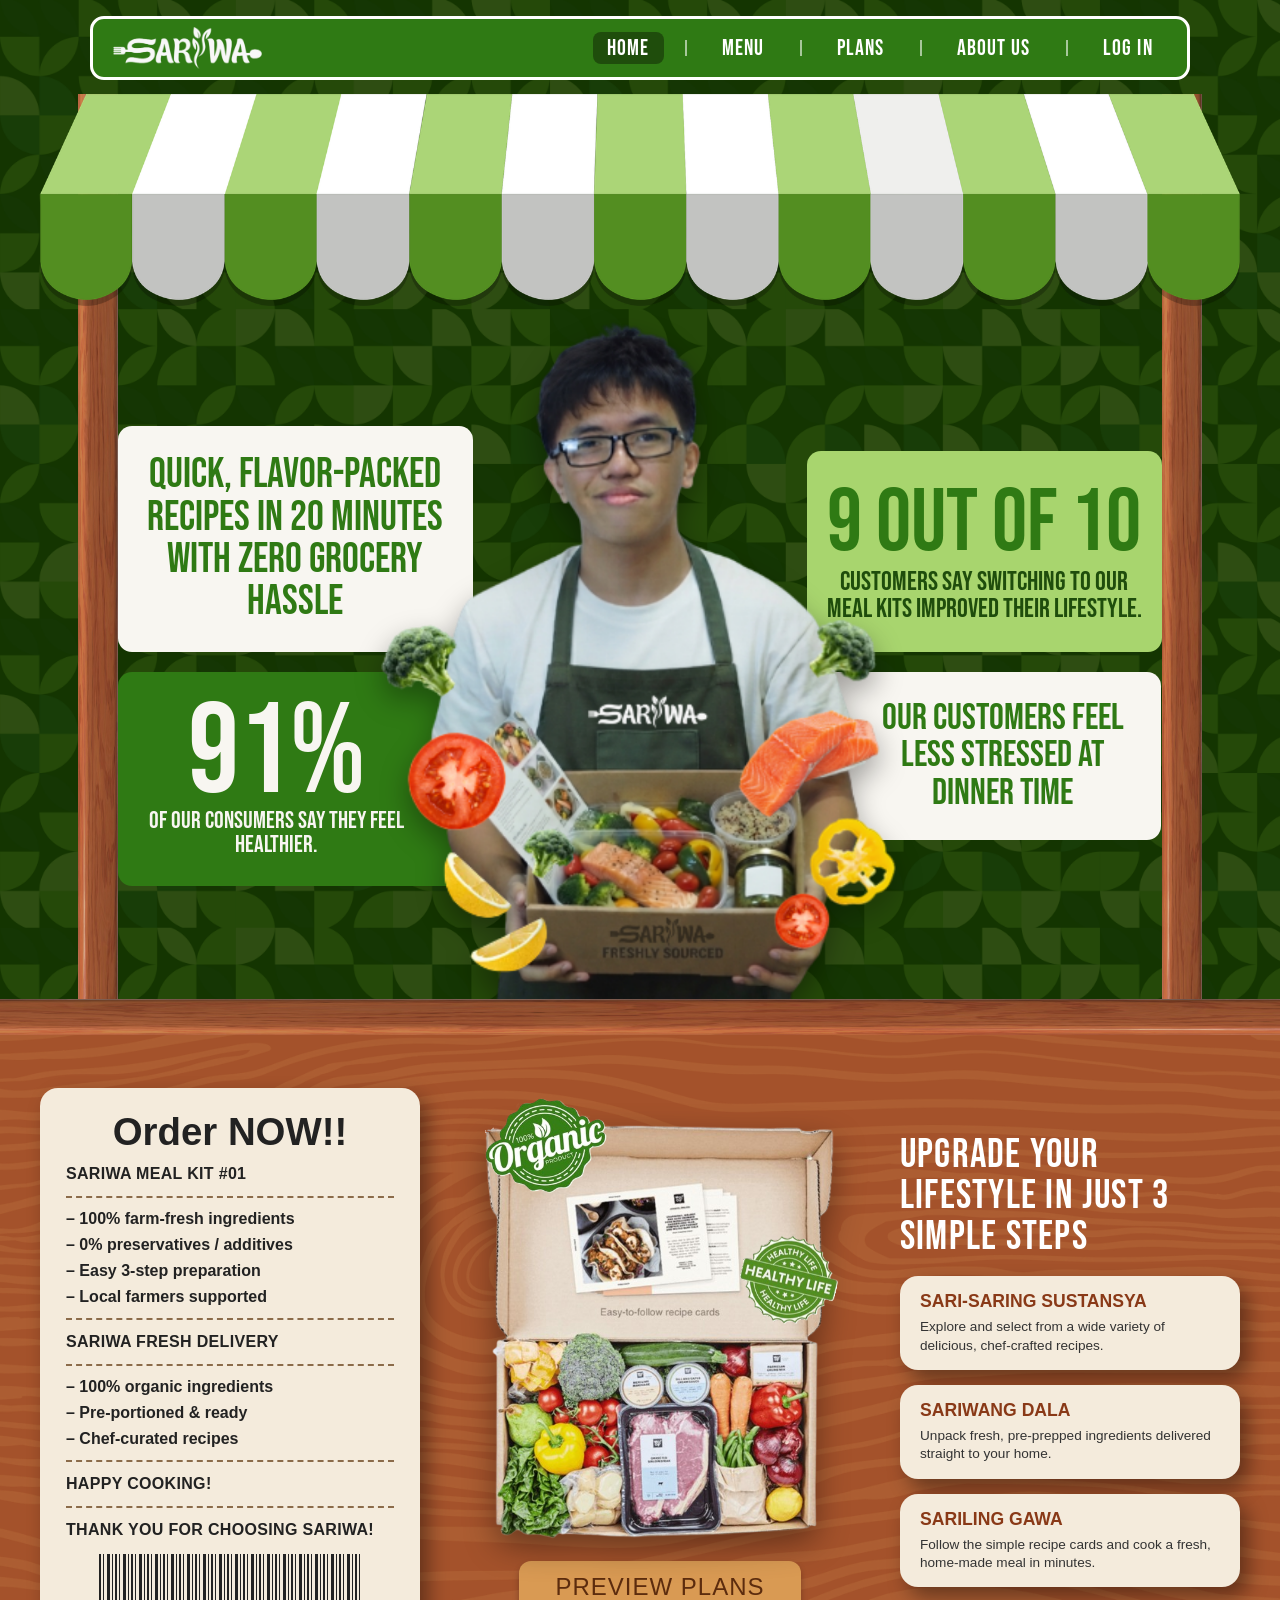
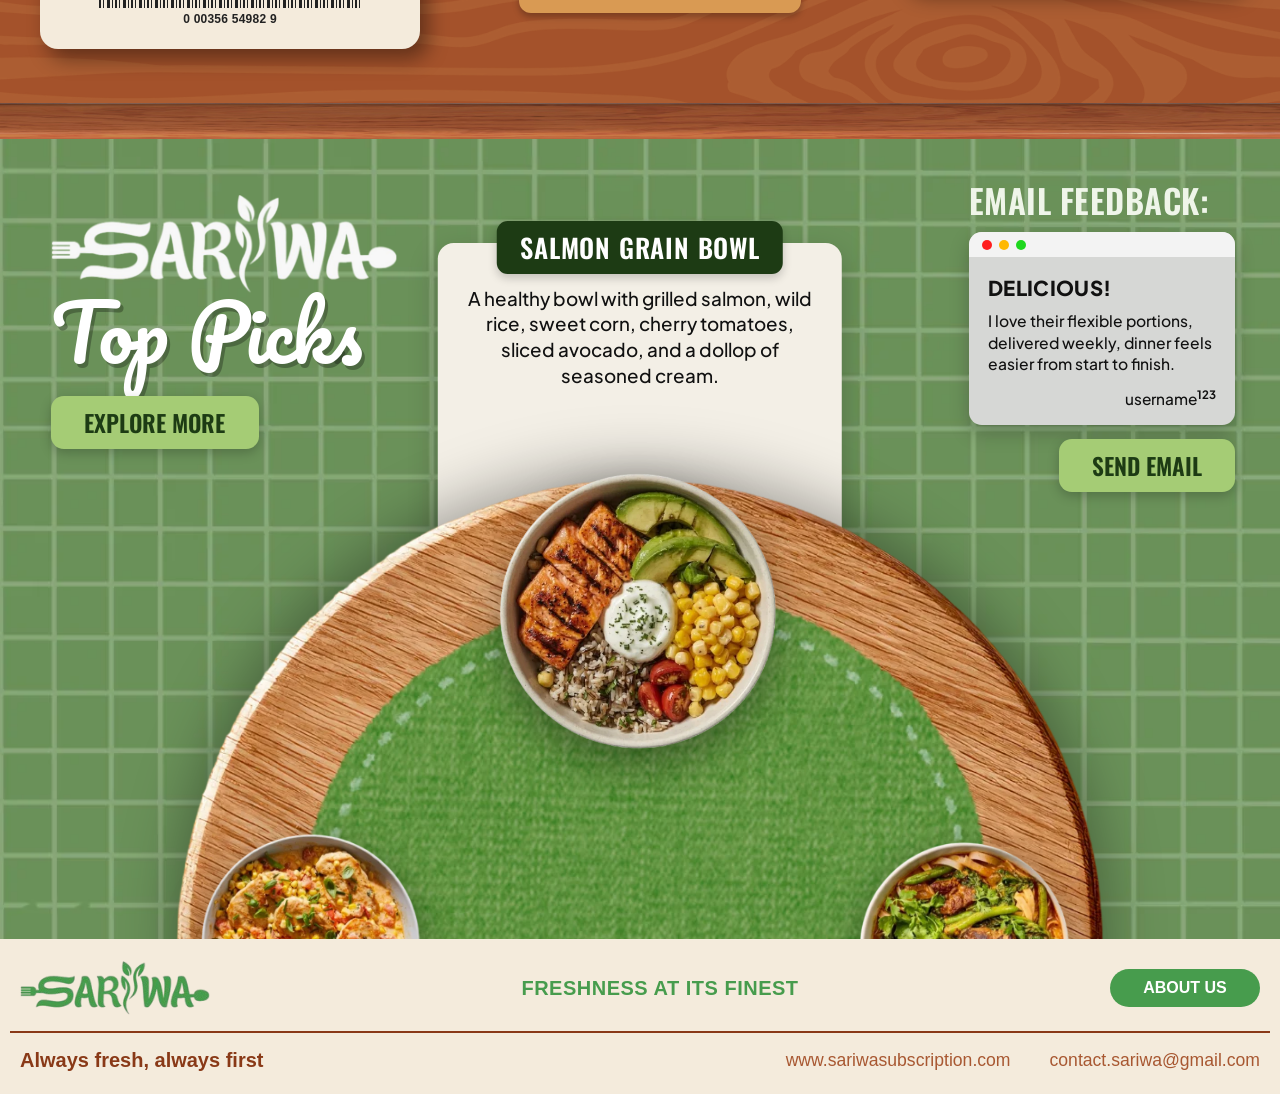
<file: index.html>
<!DOCTYPE html>
<html lang="en">
<head>
  <meta charset="UTF-8">
  <meta name="viewport" content="width=device-width, initial-scale=1">
 <!-- SEO -->
  <title>Sariwa | Meal Kits</title> 
  <!-- Sets the short summary shown underneath your link on Google Search results -->
  <meta name="description" content="Fresh, pre-portioned meal kits delivered to your door. Chef-crafted recipes in 20 minutes."> 
  <!-- Link Preview Thumbnail (Open Graph) -->
  <meta property="og:type" content="website">
  <meta property="og:site_name" content="Sariwa">
  <meta property="og:url" content="https://sariwaa.netlify.app/">
  <meta property="og:title" content="Sariwa | Meal Kits">
  <meta property="og:description" content="Fresh, pre-portioned meal kits delivered to your door. Chef-crafted recipes in 20 minutes.">
  <meta property="og:image" content="https://sariwaa.netlify.app/assets/images/brand/preview.png">
  <meta property="og:image:width" content="1200">
  <meta property="og:image:height" content="630">
  <link rel="icon" href="data:image/svg+xml,%3Csvg xmlns='http://www.w3.org/2000/svg' viewBox='0 0 100 100'%3E%3Crect width='100' height='100' rx='22' fill='%232f7a14'/%3E%3Ctext x='50' y='68' font-size='56' text-anchor='middle' fill='white' font-family='Impact,sans-serif'%3ES%3C/text%3E%3C/svg%3E">
  <link rel="preconnect" href="https://fonts.googleapis.com">
  <link rel="preconnect" href="https://fonts.gstatic.com" crossorigin>
  <link href="https://fonts.googleapis.com/css2?family=Oswald:wght@600&family=Pacifico&family=Plus+Jakarta+Sans:wght@400;500;700;800&display=swap" rel="stylesheet">
  <link rel="stylesheet" href="css/base.css">
  <link rel="stylesheet" href="css/home.css">
  <link rel="stylesheet" href="css/responsive.css">
</head>
<body class="page-home">
  <a class="skip-link" href="#main">Skip to content</a>
  <header>
    <nav class="nav" aria-label="Main">
      <a class="nav-logo" href="index.html"><img src="assets/images/brand/logo-white.png" alt="Sariwa – home" width="150" height="42"></a>
      <ul>
        <li><a href="index.html" aria-current="page">Home</a></li>
        <li><a href="menu.html">Menu</a></li>
        <li><a href="plans.html">Plans</a></li>
        <li><a href="about-us.html">About Us</a></li>
        <li><a href="login.html">Log In</a></li>
      </ul>
    </nav>
  </header>

  <main id="main">
    <div class="tent">
      <img class="post-img left"  src="assets/images/home/post.png" alt="" aria-hidden="true">
      <img class="post-img right" src="assets/images/home/post.png" alt="" aria-hidden="true">
      <img class="roof-img" src="assets/images/home/roof.png" alt="" aria-hidden="true">

      <section class="stage" aria-label="Why Sariwa">
        <div class="card a">Quick, flavor-packed recipes in 20 minutes with zero grocery hassle</div>

        <div class="hero"><img src="assets/images/home/chef.png" alt="A Sariwa chef holding a meal kit box of fresh ingredients" width="766" height="1080"></div>

        <div class="card b"><strong>9 out of 10</strong><span>customers say switching to our meal kits improved their lifestyle.</span></div>
        <div class="card c"><strong>91%</strong><span>of our consumers say they feel healthier.</span></div>
        <div class="card d">Our customers feel less stressed at dinner time</div>
      </section>
    </div>

    <section class="order" aria-labelledby="order-title">
      <div class="order-grid">

        <div class="cream-card kit-sheet">
          <h2 id="order-title">Order NOW!!</h2>
          <p>SARIWA MEAL KIT #01</p>
          <hr>
          <ul>
            <li>100% farm-fresh ingredients</li>
            <li>0% preservatives / additives</li>
            <li>Easy 3-step preparation</li>
            <li>Local farmers supported</li>
          </ul>
          <hr>
          <p>SARIWA FRESH DELIVERY</p>
          <hr>
          <ul>
            <li>100% organic ingredients</li>
            <li>Pre-portioned &amp; ready</li>
            <li>Chef-curated recipes</li>
          </ul>
          <hr>
          <p>HAPPY COOKING!</p>
          <hr>
          <p class="thanks">Thank you for choosing Sariwa!</p>
          <div class="barcode" role="img" aria-label="Barcode"></div>
          <p class="barcode-num" aria-hidden="true">0 00356 54982 9</p>
        </div>

        <div class="kit">
          <img class="badge badge-organic" src="assets/images/home/badge-organic.png" alt="100% organic product" width="194" height="163">
          <img class="kit-img" src="assets/images/home/meal-kit.png" alt="Sariwa meal kit box, opened" width="459" height="544" loading="lazy">
          <img class="badge badge-healthy" src="assets/images/home/badge-healthy.png" alt="Healthy life" width="175" height="149">
          <a class="btn-plans" href="plans.html">PREVIEW PLANS</a>
        </div>

        <div class="steps">
          <h2>Upgrade your lifestyle in just 3 simple steps</h2>
          <div class="cream-card step"><h3>SARI-SARING SUSTANSYA</h3><p>Explore and select from a wide variety of delicious, chef-crafted recipes.</p></div>
          <div class="cream-card step"><h3>SARIWANG DALA</h3><p>Unpack fresh, pre-prepped ingredients delivered straight to your home.</p></div>
          <div class="cream-card step"><h3>SARILING GAWA</h3><p>Follow the simple recipe cards and cook a fresh, home-made meal in minutes.</p></div>
        </div>

      </div>
    </section>
    <!-- TOP PICKS: click the left / right side of the table to rotate the dishes -->
    <section class="picks" aria-labelledby="picks-title">
      <div class="picks-wrap">
        <div class="picks-stage">

          <!-- upper-left branding -->
          <header class="hero-left-section">
            <img class="sariwa-logo" src="assets/images/brand/logo-white.png" alt="Sariwa" width="433" height="144">
            <h2 class="top-picks-title" id="picks-title">Top Picks</h2>
            <a class="btn-explore" href="menu.html">EXPLORE MORE</a>
          </header>

          <!-- upper-right email feedback -->
          <aside class="feedback-section" aria-label="Customer feedback">
            <h3 class="feedback-heading">EMAIL FEEDBACK:</h3>
            <div class="browser-window">
              <div class="browser-header" aria-hidden="true">
                <span class="dot dot-red"></span>
                <span class="dot dot-yellow"></span>
                <span class="dot dot-green"></span>
              </div>
              <div class="feedback-content" id="feedbackCard">
                <h4 class="feedback-title" id="feedbackTitle">DELICIOUS!</h4>
                <p class="feedback-text" id="feedbackText">I love their flexible portions, delivered weekly, dinner feels easier from start to finish.</p>
                <span class="feedback-user" id="feedbackUser">username<sup>123</sup></span>
              </div>
            </div>
            <div class="feedback-btn-wrapper">
              <a href="mailto:contact.sariwa@gmail.com?subject=Sariwa%20feedback" class="btn-explore">SEND EMAIL</a>
            </div>
          </aside>

          <!-- featured dish card + rotating table -->
          <div class="wheel-area">
            <div class="center-stage">
              <div class="dish-card-container">
                <div class="dish-legend-tag">
                  <h3 class="dish-title" id="dishTitle">SALMON GRAIN BOWL</h3>
                </div>
                <div class="dish-info-content" id="dishInfoCard">
                  <p class="dish-description" id="dishDesc">A healthy bowl with grilled salmon, wild rice, sweet corn, cherry tomatoes, sliced avocado, and a dollop of seasoned cream.</p>
                </div>
              </div>
            </div>

            <div class="table-viewport">
              <div class="table-container" id="table">
                <img class="table-bg" src="assets/images/home/picks-table.webp" alt="" width="1028" height="1033">

                <div class="plate plate-0 active"
                     data-name="SALMON GRAIN BOWL"
                     data-desc="A healthy bowl with grilled salmon, wild rice, sweet corn, cherry tomatoes, sliced avocado, and a dollop of seasoned cream."
                     data-fb-title="DELICIOUS!"
                     data-fb-text="I love their flexible portions, delivered weekly, dinner feels easier from start to finish."
                     data-fb-user="username<sup>123</sup>">
                  <img src="assets/images/home/picks-dish1.webp" alt="Salmon grain bowl">
                </div>

                <div class="plate plate-1"
                     data-name="BEEF AND GREENS BOWL"
                     data-desc="Slow-cooked beef served with fresh greens and vegetables in a rich savory glaze."
                     data-fb-title="SO FRESH!"
                     data-fb-text="The ingredients taste like they were harvested this morning. Absolutely love it!"
                     data-fb-user="foodie<sup>456</sup>">
                  <img src="assets/images/home/picks-dish2.webp" alt="Beef and greens bowl">
                </div>

                <div class="plate plate-2"
                     data-name="GARDEN SALAD BOWL"
                     data-desc="A fresh salad with boiled eggs, cherry tomatoes, potatoes, crisp greens, and green beans."
                     data-fb-title="GAME CHANGER!"
                     data-fb-text="Meal prepping used to take hours. Now dinner is ready in minutes with zero stress."
                     data-fb-user="chef<sup>789</sup>">
                  <img src="assets/images/home/picks-dish3.webp" alt="Garden salad bowl">
                </div>

                <div class="plate plate-3"
                     data-name="CREAMY CHICKEN BOWL"
                     data-desc="Grilled chicken breast with steamed broccoli, boiled eggs, and roasted herbs."
                     data-fb-title="HIGHLY RECOMMEND!"
                     data-fb-text="Great balance of flavors and healthy options. My whole family looks forward to every box."
                     data-fb-user="healthynow<sup>321</sup>">
                  <img src="assets/images/home/picks-dish4.webp" alt="Creamy chicken bowl">
                </div>
              </div>
            </div>
          </div>

        </div>
      </div>
    </section>
  </main>

  <footer class="site-footer">
    <div class="footer-row">
      <img class="footer-logo" src="assets/images/brand/logo-green.png" alt="Sariwa" width="190" height="54">
      <p class="footer-tagline">FRESHNESS AT ITS FINEST</p>
      <a class="footer-about" href="about-us.html">ABOUT US</a>
    </div>
    <hr class="footer-rule">
    <div class="footer-row">
      <p class="footer-subtext">Always fresh, always first</p>
      <div class="footer-links">
        <a href="plans.html">www.sariwasubscription.com</a>
        <a href="mailto:contact.sariwa@gmail.com">contact.sariwa@gmail.com</a>
      </div>
    </div>
  </footer>
  <script src="js/toppicks.js"></script>
</body>
</html>
</file>
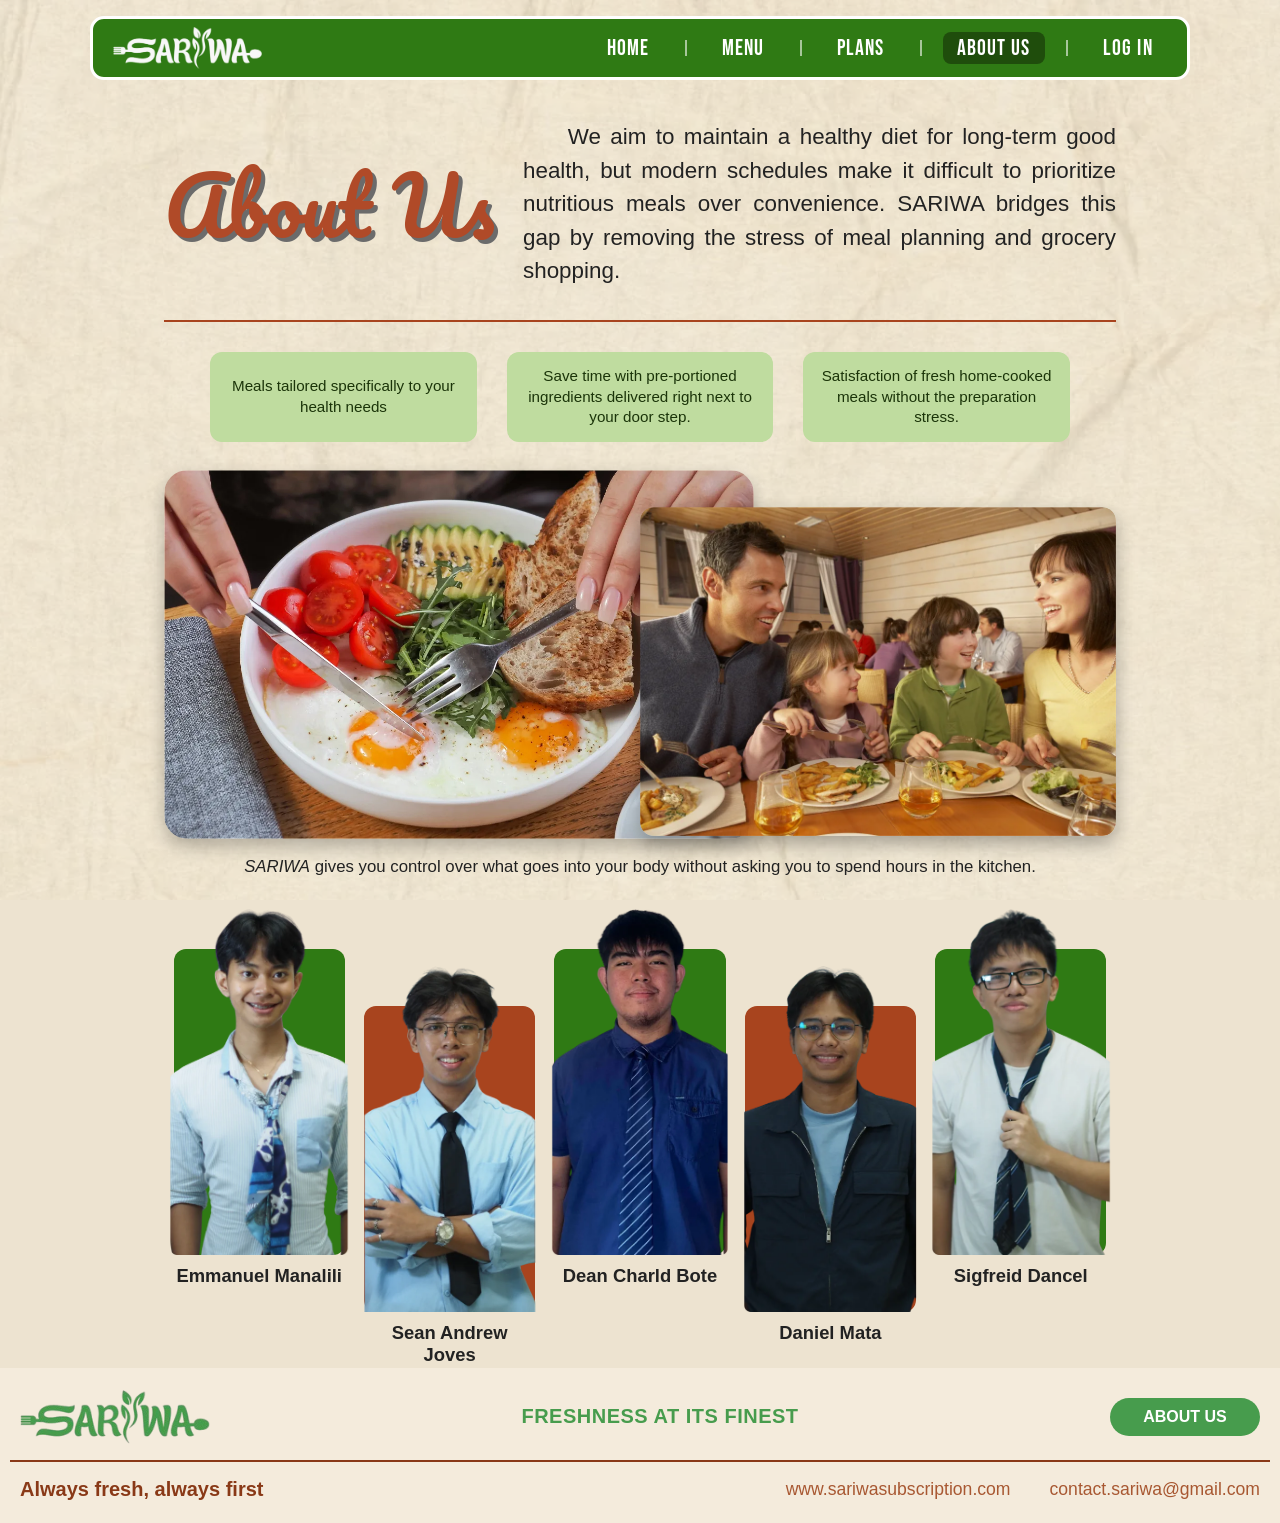
<file: about-us.html>
<!DOCTYPE html>
<html lang="en">
<head>
  <meta charset="UTF-8">
  <meta name="viewport" content="width=device-width, initial-scale=1">
  <title>Sariwa | About Us</title>
  <meta name="description" content="Sariwa removes the stress of meal planning and grocery shopping with fresh, pre-portioned meal kits.">
  <meta name="theme-color" content="#2f7a14">
  <link rel="icon" href="data:image/svg+xml,%3Csvg xmlns='http://www.w3.org/2000/svg' viewBox='0 0 100 100'%3E%3Crect width='100' height='100' rx='22' fill='%232f7a14'/%3E%3Ctext x='50' y='68' font-size='56' text-anchor='middle' fill='white' font-family='Impact,sans-serif'%3ES%3C/text%3E%3C/svg%3E">
  <link rel="preconnect" href="https://fonts.googleapis.com">
  <link rel="preconnect" href="https://fonts.gstatic.com" crossorigin>
  <link href="https://fonts.googleapis.com/css2?family=Pacifico&display=swap" rel="stylesheet">
  <link rel="stylesheet" href="css/base.css">
  <link rel="stylesheet" href="css/about.css">
  <link rel="stylesheet" href="css/responsive.css">
</head>
<body class="page-about">
  <a class="skip-link" href="#main">Skip to content</a>
  <header>
    <nav class="nav" aria-label="Main">
      <a class="nav-logo" href="index.html"><img src="assets/images/brand/logo-white.png" alt="Sariwa – home" width="150" height="42"></a>
      <ul>
        <li><a href="index.html">Home</a></li>
        <li><a href="menu.html">Menu</a></li>
        <li><a href="plans.html">Plans</a></li>
        <li><a href="about-us.html" aria-current="page">About Us</a></li>
        <li><a href="login.html">Log In</a></li>
      </ul>
    </nav>
  </header>

  <main id="main" class="about">
    <section class="intro">
      <h1>About Us</h1>
      <p>We aim to maintain a healthy diet for long-term good health, but modern schedules make it difficult to prioritize nutritious meals over convenience. SARIWA bridges this gap by removing the stress of meal planning and grocery shopping.</p>
    </section>

    <hr>

    <section class="pills">
      <p>Meals tailored specifically to your health needs</p>
      <p>Save time with pre-portioned ingredients delivered right next to your door step.</p>
      <p>Satisfaction of fresh home-cooked meals without the preparation stress.</p>
    </section>

    <section class="collage" aria-label="Photos">
      <img class="food" src="assets/images/about/food.webp" alt="A healthy plated meal" width="1122" height="702">
      <img class="family" src="assets/images/about/family.webp" alt="A family eating together" width="978" height="676" loading="lazy">
    </section>

    <p class="caption"><em>SARIWA</em> gives you control over what goes into your body without asking you to spend hours in the kitchen.</p>

    <ul class="team" aria-label="The Sariwa team">
      <li class="member"><img src="assets/images/about/team-je.webp" alt="Sariwa team member 1" loading="lazy" width="382" height="743">
        <span class="name">Emmanuel Manalili</span></li>
      <li class="member"><img src="assets/images/about/team-sean.webp" alt="Sariwa team member 2" loading="lazy" width="382" height="743">
        <span class="name">Sean Andrew Joves</span></li>
      <li class="member"><img src="assets/images/about/team-dean.webp" alt="Sariwa team member 3" loading="lazy" width="382" height="743">
        <span class="name">Dean Charld Bote</span></li>
      <li class="member"><img src="assets/images/about/team-mata.webp" alt="Sariwa team member 4" loading="lazy" width="382" height="743">
        <span class="name">Daniel Mata</span></li>
      <li class="member"><img src="assets/images/about/team-sig.webp" alt="Sariwa team member 5" loading="lazy" width="382" height="743">
        <span class="name">Sigfreid Dancel</span></li>
    </ul>
  </main>

  <footer class="site-footer">
    <div class="footer-row">
      <img class="footer-logo" src="assets/images/brand/logo-green.png" alt="Sariwa" width="190" height="54">
      <p class="footer-tagline">FRESHNESS AT ITS FINEST</p>
      <a class="footer-about" href="about-us.html">ABOUT US</a>
    </div>
    <hr class="footer-rule">
    <div class="footer-row">
      <p class="footer-subtext">Always fresh, always first</p>
      <div class="footer-links">
        <a href="plans.html">www.sariwasubscription.com</a>
        <a href="mailto:contact.sariwa@gmail.com">contact.sariwa@gmail.com</a>
      </div>
    </div>
  </footer>
</body>
</html>
</file>
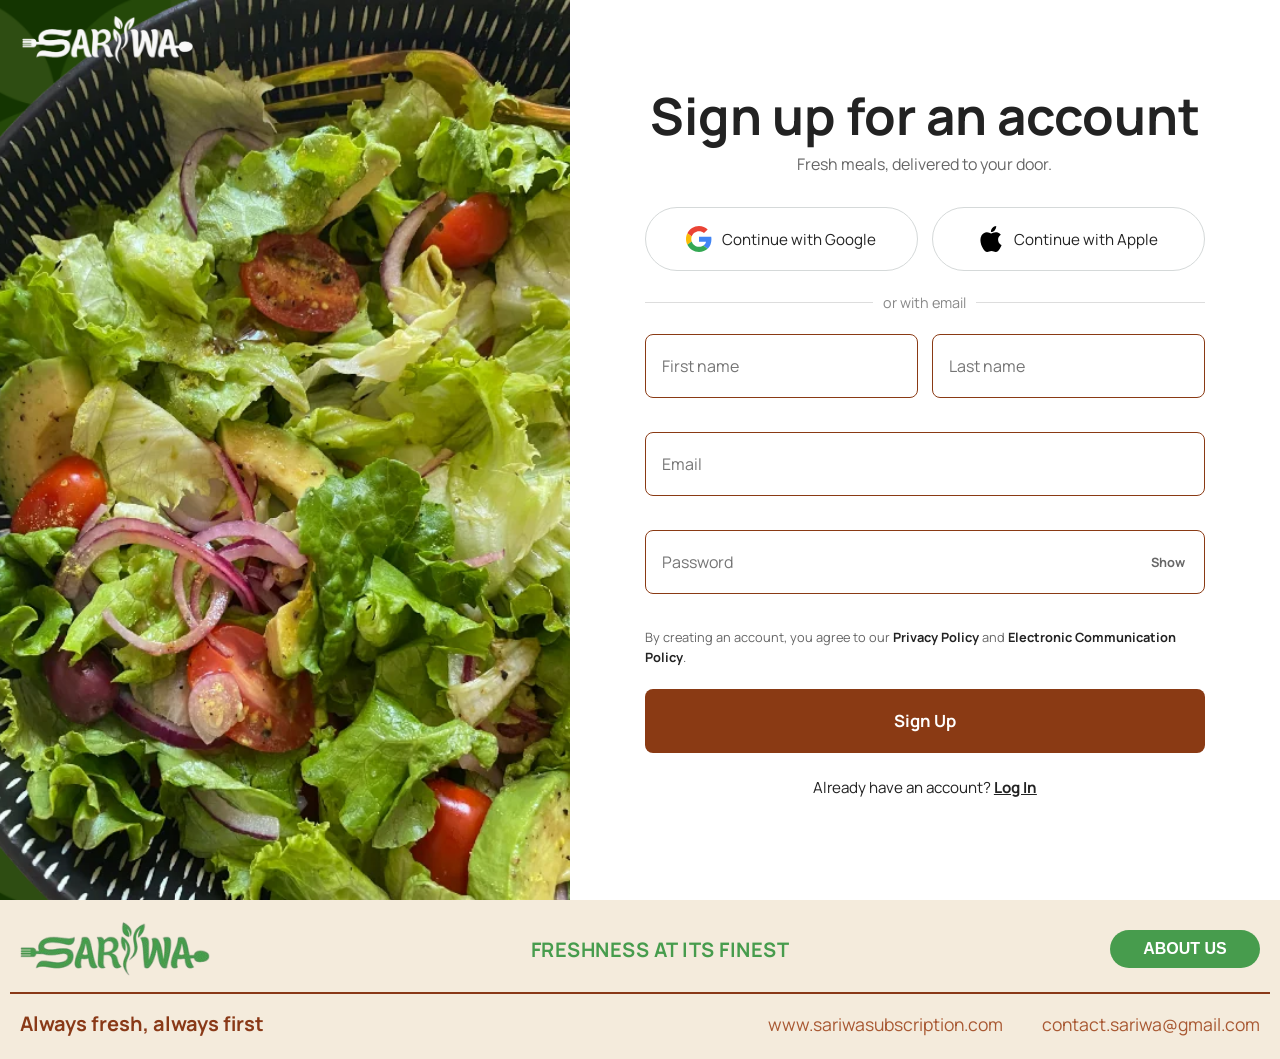
<file: login.html>
<!DOCTYPE html>
<html lang="en">
<head>
  <meta charset="UTF-8">
  <meta name="viewport" content="width=device-width, initial-scale=1">
  <title>Sariwa – Sign Up</title>
  <meta name="description" content="Create a Sariwa account or log in.">
  <meta name="theme-color" content="#2f7a14">
  <link rel="icon" href="data:image/svg+xml,%3Csvg xmlns='http://www.w3.org/2000/svg' viewBox='0 0 100 100'%3E%3Crect width='100' height='100' rx='22' fill='%232f7a14'/%3E%3Ctext x='50' y='68' font-size='56' text-anchor='middle' fill='white' font-family='Impact,sans-serif'%3ES%3C/text%3E%3C/svg%3E">
  <link rel="preconnect" href="https://fonts.googleapis.com">
  <link rel="preconnect" href="https://fonts.gstatic.com" crossorigin>
  <link href="https://fonts.googleapis.com/css2?family=Manrope:wght@400;500;700;800&display=swap" rel="stylesheet">
  <link rel="stylesheet" href="css/base.css">
  <link rel="stylesheet" href="css/login.css">
  <link rel="stylesheet" href="css/responsive.css">
</head>
<body class="page-login">
  <a class="skip-link" href="#main">Skip to content</a>

  <main id="main" class="auth">
    <div class="auth-image">
      <a class="auth-logo" href="index.html"><img src="assets/images/brand/logo-white.png" alt="Sariwa – home" width="185" height="52"></a>
    </div>

    <div class="auth-form">
      <a class="mobile-logo" href="index.html"><img src="assets/images/brand/logo-white.png" alt="Sariwa – home" width="142" height="40"></a>
      <div class="form-box">
        <h1 id="auth-title">Sign up for an account</h1>
        <p class="subtitle" id="auth-subtitle">Fresh meals, delivered to your door.</p>

        <div class="row social-row">
          <button type="button" class="social-btn" data-provider="Google"><img src="assets/images/login/google.svg" alt="" width="26" height="26"> Continue with Google</button>
          <button type="button" class="social-btn" data-provider="Apple"><img src="assets/images/login/apple.svg" alt="" width="26" height="26"> Continue with Apple</button>
        </div>

        <div class="divider">or with email</div>

        <form id="auth-form" novalidate>
          <div class="row" id="name-row">
            <div class="field">
              <label class="sr-only" for="first-name">First name</label>
              <input type="text" id="first-name" name="first-name" placeholder="First name" autocomplete="given-name" required aria-describedby="first-name-error">
              <p class="field-error" id="first-name-error" role="alert"></p>
            </div>
            <div class="field">
              <label class="sr-only" for="last-name">Last name</label>
              <input type="text" id="last-name" name="last-name" placeholder="Last name" autocomplete="family-name" required aria-describedby="last-name-error">
              <p class="field-error" id="last-name-error" role="alert"></p>
            </div>
          </div>

          <div class="row">
            <div class="field">
              <label class="sr-only" for="email">Email</label>
              <input type="email" id="email" name="email" placeholder="Email" autocomplete="email" required aria-describedby="email-error">
              <p class="field-error" id="email-error" role="alert"></p>
            </div>
          </div>

          <div class="row">
            <div class="field">
              <label class="sr-only" for="password">Password</label>
              <input type="password" id="password" name="password" placeholder="Password" autocomplete="new-password" required aria-describedby="password-error">
              <button type="button" class="pw-toggle" id="pw-toggle" aria-controls="password" aria-pressed="false">Show</button>
              <p class="field-error" id="password-error" role="alert"></p>
            </div>
          </div>

          <p class="terms" id="terms">By creating an account, you agree to our <a href="#">Privacy Policy</a> and <a href="#">Electronic Communication Policy</a>.</p>

          <button type="submit" class="btn-primary" id="auth-submit">Sign Up</button>
          <p class="form-status" id="form-status" role="status" hidden></p>
        </form>

        <p class="switch"><span id="switch-text">Already have an account? </span><button type="button" id="switch-btn">Log In</button></p>
      </div>
    </div>
  </main>

  <footer class="site-footer">
    <div class="footer-row">
      <img class="footer-logo" src="assets/images/brand/logo-green.png" alt="Sariwa" width="190" height="54">
      <p class="footer-tagline">FRESHNESS AT ITS FINEST</p>
      <a class="footer-about" href="about-us.html">ABOUT US</a>
    </div>
    <hr class="footer-rule">
    <div class="footer-row">
      <p class="footer-subtext">Always fresh, always first</p>
      <div class="footer-links">
        <a href="plans.html">www.sariwasubscription.com</a>
        <a href="mailto:contact.sariwa@gmail.com">contact.sariwa@gmail.com</a>
      </div>
    </div>
  </footer>
  <script src="js/login.js"></script>
</body>
</html>
</file>
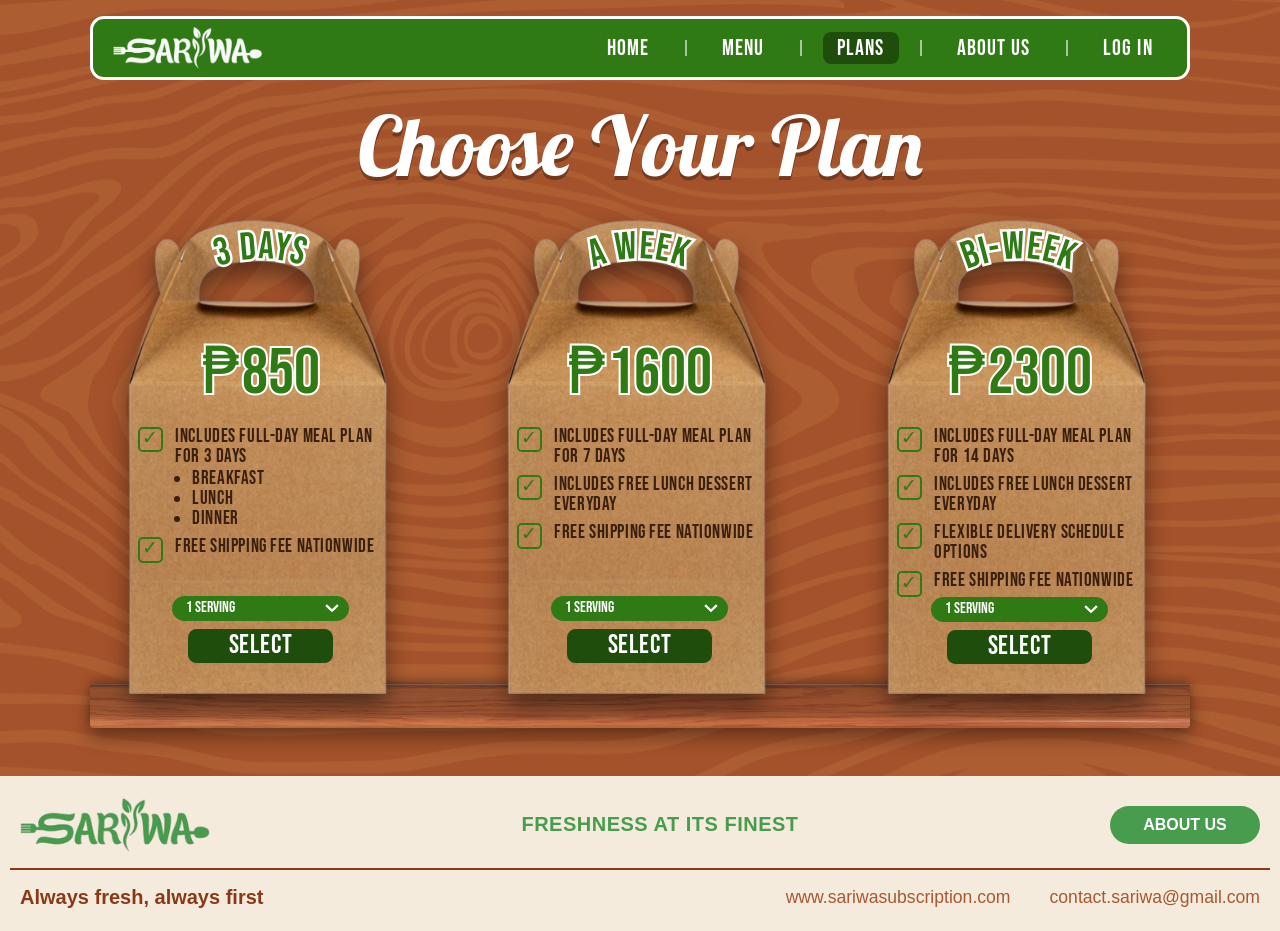
<file: plans.html>
<!DOCTYPE html>
<html lang="en">
<head>
  <meta charset="UTF-8">
  <meta name="viewport" content="width=device-width, initial-scale=1">
  <title>Sariwa | Plans</title>
  <meta name="description" content="Choose a 3-day, weekly or bi-weekly Sariwa meal-kit plan, pick your meals and check out.">
  <meta name="theme-color" content="#2f7a14">
  <link rel="icon" href="data:image/svg+xml,%3Csvg xmlns='http://www.w3.org/2000/svg' viewBox='0 0 100 100'%3E%3Crect width='100' height='100' rx='22' fill='%232f7a14'/%3E%3Ctext x='50' y='68' font-size='56' text-anchor='middle' fill='white' font-family='Impact,sans-serif'%3ES%3C/text%3E%3C/svg%3E">
  <link rel="preconnect" href="https://fonts.googleapis.com">
  <link rel="preconnect" href="https://fonts.gstatic.com" crossorigin>
  <link href="https://fonts.googleapis.com/css2?family=Lobster&display=swap" rel="stylesheet">
  <link rel="stylesheet" href="css/base.css">
  <link rel="stylesheet" href="css/plans.css">
  <link rel="stylesheet" href="css/responsive.css">
</head>
<body class="page-plans">
  <a class="skip-link" href="#main">Skip to content</a>
  <header>
    <nav class="nav" aria-label="Main">
      <a class="nav-logo" href="index.html"><img src="assets/images/brand/logo-white.png" alt="Sariwa – home" width="150" height="42"></a>
      <ul>
        <li><a href="index.html">Home</a></li>
        <li><a href="menu.html">Menu</a></li>
        <li><a href="plans.html" aria-current="page">Plans</a></li>
        <li><a href="about-us.html">About Us</a></li>
        <li><a href="login.html">Log In</a></li>
      </ul>
    </nav>
  </header>

  <main id="main" class="plans-main">

    <!-- VIEW 1 · choose -->
    <section id="view-choose" aria-labelledby="choose-title">
      <h1 class="page-title" id="choose-title">Choose Your Plan</h1>
      <div class="plans">
        <article class="plan" aria-label="3 Days plan">
          <svg class="plan-label" viewBox="0 0 200 60" aria-hidden="true"><path id="arc1" d="M15 52 Q100 -8 185 52" fill="none"/><text><textPath href="#arc1" startOffset="50%" text-anchor="middle">3 Days</textPath></text></svg>
          <p class="plan-price">₱850</p>
          <div class="plan-body">
            <ul class="features">
            <li>Includes full-day meal plan for 3 days<ul class="sub"><li>Breakfast</li><li>Lunch</li><li>Dinner</li></ul></li>
            <li>Free shipping fee nationwide</li>
            </ul>
            <div class="plan-footer">
              <label class="sr-only" for="srv-3-day">Servings for the 3 Days plan</label>
              <select class="servings" id="srv-3-day"><option value="1">1 serving</option><option value="2">2 servings</option><option value="3">3 servings</option><option value="4">4 servings</option></select>
              <button type="button" class="select-btn" data-plan="3-day">Select</button>
            </div>
          </div>
        </article>
        <article class="plan" aria-label="A Week plan">
          <svg class="plan-label" viewBox="0 0 200 60" aria-hidden="true"><path id="arc2" d="M15 52 Q100 -8 185 52" fill="none"/><text><textPath href="#arc2" startOffset="50%" text-anchor="middle">A Week</textPath></text></svg>
          <p class="plan-price">₱1600</p>
          <div class="plan-body">
            <ul class="features">
            <li>Includes full-day meal plan for 7 days</li>
            <li>Includes free lunch dessert everyday</li>
            <li>Free shipping fee nationwide</li>
            </ul>
            <div class="plan-footer">
              <label class="sr-only" for="srv-week">Servings for the A Week plan</label>
              <select class="servings" id="srv-week"><option value="1">1 serving</option><option value="2">2 servings</option><option value="3">3 servings</option><option value="4">4 servings</option></select>
              <button type="button" class="select-btn" data-plan="week">Select</button>
            </div>
          </div>
        </article>
        <article class="plan" aria-label="Bi-Week plan">
          <svg class="plan-label" viewBox="0 0 200 60" aria-hidden="true"><path id="arc3" d="M15 52 Q100 -8 185 52" fill="none"/><text><textPath href="#arc3" startOffset="50%" text-anchor="middle">Bi-Week</textPath></text></svg>
          <p class="plan-price">₱2300</p>
          <div class="plan-body">
            <ul class="features">
            <li>Includes full-day meal plan for 14 days</li>
            <li>Includes free lunch dessert everyday</li>
            <li>Flexible delivery schedule options</li>
            <li>Free shipping fee nationwide</li>
            </ul>
            <div class="plan-footer">
              <label class="sr-only" for="srv-biweek">Servings for the Bi-Week plan</label>
              <select class="servings" id="srv-biweek"><option value="1">1 serving</option><option value="2">2 servings</option><option value="3">3 servings</option><option value="4">4 servings</option></select>
              <button type="button" class="select-btn" data-plan="biweek">Select</button>
            </div>
          </div>
        </article>
      </div>
      <div class="shelf" aria-hidden="true"></div>
    </section>

    <!-- VIEW 2 · build -->
    <section id="view-build" hidden aria-labelledby="builder-title">
      <div class="view-head">
        <h1 class="page-title" id="builder-title">Meal-Kit Plan</h1>
        <button type="button" class="link-btn" id="back-to-plans">← Change plan</button>
      </div>
      <div class="main-layout">
        <ul class="food-grid" id="food-grid" aria-label="Meals"></ul>
        <div class="side">
          <p class="meter" id="meter" role="status" aria-live="polite"></p>
          <p class="meter" id="meter-hint" style="font-size:1rem"></p>
          <div class="receipt">
            <p class="receipt-header">=======================<br>S A R I W A<br>Freshness At Its Finest<br>contact.sariwa@gmail.com<br>=======================</p>
            <div class="receipt-meta"><span>PLAN</span><span data-receipt-plan>-</span></div>
            <div class="receipt-meta"><span>SERVINGS</span><span data-receipt-pax>-</span></div>
            <hr class="receipt-rule">
            <div class="receipt-cols" aria-hidden="true"><span>PAX</span><span>FOOD</span><span>QTY</span></div>
            <hr class="receipt-rule">
            <ul class="receipt-list"></ul>
            <hr class="receipt-rule">
            <div class="receipt-total"><span>TOTAL ITEMS</span><span data-receipt-total>0</span></div>
            <p class="receipt-footer" style="margin-top:10px">=======================<br>THANK YOU FOR YOUR ORDER!</p>
          </div>
          <button type="button" class="big-btn" id="to-checkout-btn">CHECK OUT</button>
        </div>
      </div>
    </section>

    <!-- VIEW 3 · checkout -->
    <section id="view-checkout" hidden aria-labelledby="checkout-title">
      <div class="view-head">
        <h1 class="page-title" id="checkout-title">Checkout</h1>
        <button type="button" class="link-btn" id="back-to-build">← Back to meals</button>
      </div>
      <div class="checkout-layout">
        <div class="receipt">
            <p class="receipt-header">=======================<br>S A R I W A<br>Freshness At Its Finest<br>contact.sariwa@gmail.com<br>=======================</p>
            <div class="receipt-meta"><span>PLAN</span><span data-receipt-plan>-</span></div>
            <div class="receipt-meta"><span>SERVINGS</span><span data-receipt-pax>-</span></div>
            <hr class="receipt-rule">
            <div class="receipt-cols" aria-hidden="true"><span>PAX</span><span>FOOD</span><span>QTY</span></div>
            <hr class="receipt-rule">
            <ul class="receipt-list"></ul>
            <hr class="receipt-rule">
            <div class="receipt-total"><span>TOTAL ITEMS</span><span data-receipt-total>0</span></div>
            <p class="receipt-footer" style="margin-top:10px">=======================<br>THANK YOU FOR YOUR ORDER!</p>
          </div>
        <div class="checkout-form-box">
          <form id="order-form" autocomplete="on">
            <div class="form-group">
              <label class="form-label" for="fullname">FULL NAME</label>
              <input class="form-input" id="fullname" name="fullname" type="text" autocomplete="name" required>
            </div>
            <div class="form-group">
              <label class="form-label" for="contact">CONTACT NUMBER</label>
              <input class="form-input" id="contact" name="contact" type="tel" inputmode="tel" autocomplete="tel" pattern="[0-9+()\s\-]{7,16}" title="Use digits only, e.g. 0917 123 4567" required>
            </div>
            <div class="form-group">
              <label class="form-label" for="address">DELIVERY ADDRESS</label>
              <input class="form-input" id="address" name="address" type="text" autocomplete="street-address" required>
            </div>
            <div class="form-group">
              <label class="form-label" for="zip">ZIP CODE</label>
              <input class="form-input" id="zip" name="zip" type="text" inputmode="numeric" autocomplete="postal-code" pattern="[0-9]{4}" maxlength="4" title="4-digit Philippine ZIP code" required>
            </div>
            <fieldset class="form-group">
              <legend class="form-label">PAYMENT CHOICE</legend>
              <div class="payment-options">
                <label class="payment-option"><input type="radio" name="payment" value="COD" checked><span>CASH ON DELIVERY</span></label>
                <label class="payment-option"><input type="radio" name="payment" value="Card"><span>DEBIT/CREDIT CARD</span></label>
              </div>
            </fieldset>
            <button type="submit" class="big-btn">PLACE ORDER</button>
          </form>
        </div>
      </div>
    </section>

    <!-- VIEW 4 · done -->
    <section id="view-done" hidden aria-labelledby="done-title">
      <div class="done-card">
        <h2 id="done-title">Thank you, <span id="done-name"></span>!</h2>
        <p>Your order has been placed. Pay by <strong id="done-pay"></strong> on delivery.</p>
        <p class="order-ref" id="done-ref"></p>
        <p style="font-size:.85rem;color:#666">Demo checkout: this order is shown on screen only and isn't sent anywhere yet.</p>
        <div class="done-actions">
          <a class="link-btn" style="background:#27471d" href="menu.html">Browse the menu</a>
          <button type="button" class="link-btn" style="background:#27471d" id="new-order">Start a new order</button>
        </div>
      </div>
    </section>

  </main>

  <footer class="site-footer">
    <div class="footer-row">
      <img class="footer-logo" src="assets/images/brand/logo-green.png" alt="Sariwa" width="190" height="54">
      <p class="footer-tagline">FRESHNESS AT ITS FINEST</p>
      <a class="footer-about" href="about-us.html">ABOUT US</a>
    </div>
    <hr class="footer-rule">
    <div class="footer-row">
      <p class="footer-subtext">Always fresh, always first</p>
      <div class="footer-links">
        <a href="plans.html">www.sariwasubscription.com</a>
        <a href="mailto:contact.sariwa@gmail.com">contact.sariwa@gmail.com</a>
      </div>
    </div>
  </footer>
  <script src="js/meals.js"></script>
  <script src="js/plans.js"></script>
</body>
</html>
</file>
<file: css/base.css>
@font-face {
  font-family: "Bebas Neue";
  src: url("../assets/fonts/BebasNeue-Regular.ttf") format("truetype");
  font-weight: 400;
  font-style: normal;
  font-display: swap;
}

:root {
  /* greens */
  --green: #2f7a14;
  --green-dark: #1f4d0c;
  --green-deep: #12310a;
  --lime: #a8d56e;
  --lime-soft: #bfdc9f;
  /* neutrals */
  --cream: #f8f6f1;
  --sand: #f4ebdc;
  --gray: #686868;
  --ink: #222;
  /* earth */
  --brown: #a8441e;
  --brown-dark: #5a1e08;
  --footer-brown: #893917;
  --footer-link: #a85832;
  --footer-green: #479c4d;

  --font-display: "Bebas Neue", Impact, "Arial Narrow", sans-serif;
  --font-body: "Trebuchet MS", "Segoe UI", Arial, sans-serif;

  --shell: 1100px;            
}

*, *::before, *::after { box-sizing: border-box; }

html { -webkit-text-size-adjust: 100%; }

body {
  margin: 0;
  min-height: 100vh;
  display: flex;
  flex-direction: column;
  font-family: var(--font-body);
  color: var(--ink);
}

main { flex: 1 0 auto; }

img { max-width: 100%; height: auto; }

[hidden] { display: none !important; }

.sr-only {
  position: absolute; width: 1px; height: 1px; margin: -1px; padding: 0;
  overflow: hidden; clip: rect(0 0 0 0); white-space: nowrap; border: 0;
}

.skip-link {
  position: absolute; left: 12px; top: -60px; z-index: 100;
  background: #fff; color: var(--green-dark); padding: 8px 14px; border-radius: 8px;
  font-family: var(--font-display); font-size: 1.2rem; text-decoration: none;
}
.skip-link:focus { top: 12px; }

:focus-visible { outline: 3px solid var(--lime); outline-offset: 2px; }

/* ---------- NAV ---------- */
.nav {
  position: relative; z-index: 10;
  width: min(var(--shell), calc(100% - 24px));
  margin: 16px auto 0;
  padding: 8px 20px;
  display: flex; align-items: center; justify-content: space-between; gap: 1rem;
  background: var(--green);
  border: 3px solid #fff;
  border-radius: 14px;
  font-family: var(--font-display);
}
.nav-logo { display: block; flex: none; }
.nav-logo img { height: 42px; width: auto; display: block; }

.nav ul { display: flex; align-items: center; list-style: none; margin: 0; padding: 0; }
.nav li { display: flex; align-items: center; }
.nav li + li::before {
  content: "|"; color: #fff; opacity: .8;
  margin: 0 clamp(.4rem, 1.4vw, 1.2rem);
}
.nav a:not(.nav-logo) {
  display: block;
  color: #fff; text-decoration: none;
  font-size: 1.35rem; letter-spacing: .05em;
  padding: .2rem .9rem; border-radius: 8px;
  transition: background-color .15s;
}
.nav a:not(.nav-logo):hover { background: rgba(255, 255, 255, .16); }
.nav a[aria-current="page"] { background: var(--green-dark); }

/* ---------- FOOTER ---------- */
.site-footer {
  flex: none;
  background: var(--sand);
  padding: 22px 0;
}
.footer-row {
  max-width: 1300px; margin: 0 auto; padding: 0 20px;
  display: flex; justify-content: space-between; align-items: center; gap: 16px;
}
.footer-logo { width: 190px; height: auto; display: block; }
.footer-tagline {
  margin: 0; color: var(--footer-green);
  font-weight: bold; font-size: 1.25rem; letter-spacing: .5px;
}
.footer-about {
  display: inline-block; width: 150px; text-align: center;
  background: var(--footer-green); color: #fff;
  padding: 10px 24px; border-radius: 30px; text-decoration: none;
  font-family: "Arial Narrow", Arial, sans-serif; font-weight: 900;
  transition: background-color .2s;
}
.footer-about:hover { background: #36803f; }
.footer-rule {
  border: 0; border-top: 2px solid var(--footer-brown);
  max-width: 1260px; margin: 16px auto;
}
.footer-subtext { margin: 0; color: var(--footer-brown); font-weight: bold; font-size: 1.25rem; }
.footer-links { display: flex; gap: 39px; flex-wrap: wrap; justify-content: flex-end; }
.footer-links a { color: var(--footer-link); text-decoration: none; font-size: 1.1rem; }
.footer-links a:hover { text-decoration: underline; }

@media (prefers-reduced-motion: reduce) {
  *, *::before, *::after { transition: none !important; animation: none !important; scroll-behavior: auto !important; }
}
</file>
<file: css/home.css>
body.page-home {
  background: var(--green-deep) url("../assets/images/brand/pattern-green.png") repeat;
  background-size: 550px auto;
  color: var(--green);
}

/* ---------- 1. TENT ---------- */
.tent {
  --post-w: clamp(14px, 3.2vw, 40px);
  --inset: clamp(10px, 3vw, 40px);
  --stripe: clamp(28px, 6vw, 72px);
  position: relative;
  max-width: 1200px;
  margin: 14px auto 0;
  padding: 0 calc(var(--post-w) + var(--inset)) 0;   /* no bottom padding: the chef sits flush on the bottom edge */
  font-family: var(--font-display);
}

/* (roof.png, post.png) */
.roof-img {
  position: relative; z-index: 5; display: block;
  width: calc(100% + (var(--post-w) + var(--inset)) * 2); max-width: none;
  margin: 0 calc((var(--post-w) + var(--inset)) * -1);
  filter: drop-shadow(0 6px 0 rgba(0, 0, 0, .25));
}
.post-img {
  position: absolute; top: 0; bottom: 0; z-index: 4;
  width: var(--post-w); height: 100%; max-width: none; object-fit: fill;
}
.post-img.left  { left: var(--inset); }
.post-img.right { right: var(--inset); }

.stage {
  position: relative; margin-top: clamp(6px, 1vw, 14px);
  display: grid;
  grid-template-columns: 1fr minmax(220px, 32%) 1fr;     
  grid-template-areas: "a hero b" "c hero d";
  gap: clamp(8px, 1.6vw, 20px) 0;                        
  align-items: center;
  --chef-w: clamp(280px, 43vw, 520px);   
  container-type: inline-size; 
}
.hero { grid-area: hero; align-self: end; display: flex; justify-content: center;
        position: relative; z-index: 3; line-height: 0; }        
.hero img { flex: none; width: var(--chef-w);; max-width: none; display: block;
            aspect-ratio: 766 / 1010; object-fit: cover; object-position: bottom;   
            filter: drop-shadow(0 12px 14px rgba(0, 0, 0, .35)); }

.card { position: relative; z-index: 2; padding: clamp(14px, 2.2vw, 28px); border-radius: 14px; text-align: center; line-height: 1.02; }
.a { grid-area: a; background: var(--cream); font-size: clamp(1.5rem, 3.4vw, 2.6rem); align-self: end; }
.b { grid-area: b; background: var(--lime); align-self: end; container-type: inline-size;
     padding-inline: clamp(8px, 1.2vw, 16px); }
.b strong { display: block; white-space: nowrap; font-size: min(5.5rem, 27.5cqw); font-weight: 400; }
.b span { font-size: clamp(1.1rem, 2.2vw, 1.7rem); color: var(--green-dark); }
.c { grid-area: c; background: var(--green); color: var(--cream); align-self: start; }
.c strong { display: block; font-size: clamp(4rem, 10vw, 8rem); font-weight: 400; line-height: .85; }
.c span { font-size: clamp(1.5rem, 1.9vw, 1.4rem); }
.d { grid-area: d; background: var(--cream); font-size: clamp(1.5rem, 3vw, 2.3rem); align-self: start; }

@media (min-width: 761px) {
  .d { padding-left:  calc(min(3.3vw, 94px) + 24px); font-size: clamp(2 rem, 2.5vw, 2.1rem); }
  .c { padding-right: calc(min(3.3vw, 94px) + 24px); }
}

/* simple fade-in when the page loads */
.stage { animation: fadein 1s; }
@keyframes fadein { from { opacity: 0; } to { opacity: 1; } }

/* ---------- 2. ORDER SECTION ---------- */
.order {
  position: relative;
  background: #a4522b url("../assets/images/home/wood-pattern.png") center / cover no-repeat;   /* solid color + wood pattern on top */
  padding: clamp(56px, 7vw, 96px) 20px;
  font-family: Arial, sans-serif;
  color: var(--ink);
}
/* wood strips on the top and bottom edges of the section */
.order::before,
.order::after {
  content: "";
  position: absolute; left: 0; right: 0;
  height: clamp(16px, 3vw, 36px);
  background: url("../assets/images/home/wood-v.png") center / 100% 100% no-repeat;
}
.order::before { top: 0; }
.order::after { bottom: 0; }

.order-grid {
  max-width: 1200px; margin: 0 auto;
  display: grid; grid-template-columns: minmax(260px, 1fr) minmax(260px, 1fr) minmax(260px, 340px);
  gap: clamp(24px, 4vw, 50px);
  align-items: center;
}

.cream-card {
  background: var(--sand); border-radius: 18px; padding: 22px 26px;
  box-shadow: 8px 10px 20px rgba(0, 0, 0, .4);
}

.kit-sheet h2 { margin: 0 0 10px; text-align: center; font-size: 2.4rem; }
.kit-sheet p { margin: 0; line-height: 1.25; font-weight: 600; letter-spacing: .02em; }
.kit-sheet hr { border: 0; border-top: 2px dashed #8b6b4a; margin: 12px 0; }
.kit-sheet ul { margin: 0; padding: 0; list-style: none; }
.kit-sheet li { margin: 8px 0; font-weight: 600; }
.kit-sheet li::before { content: "– "; }
.kit-sheet .thanks { text-transform: uppercase; }

.kit { position: relative; text-align: center; }
.kit-img { width: min(350px, 100%); display: block; margin: 0 auto 22px; filter: drop-shadow(0 12px 16px rgba(0, 0, 0, .4)); }
.badge { position: absolute; pointer-events: none; z-index: 2; height: auto; animation: float 3s ease-in-out infinite; }
@keyframes float { 0%, 100% { transform: translateY(0); } 50% { transform: translateY(-6px); } }
.badge-organic { width: 32%; top: -6%; left: 4%; }
.badge-healthy { width: 29%; top: 22%; right: 2%; }

.btn-plans {
  display: inline-block; background: #d99a53; color: #5c2c0e;
  font-family: Impact, "Arial Narrow", sans-serif; font-size: 1.5rem; letter-spacing: 1px;
  text-decoration: none; padding: 12px 36px; border-radius: 12px;
  box-shadow: 0 4px 6px rgba(0, 0, 0, .25); transition: background-color .2s, transform .1s;
}
.btn-plans:hover { background: #c48843; }

.steps h2 {
  margin: 0 0 18px; color: #fff; font-family: var(--font-display); font-weight: 400;
  font-size: clamp(2rem, 3.2vw, 2.6rem); line-height: 1; letter-spacing: .03em;
}
.step { padding: 15px 20px; margin-bottom: 15px; }
.step h3 { margin: 0 0 6px; color: var(--footer-brown); font-size: 1.1rem; }
.step p { margin: 0; color: #333; font-size: .85rem; line-height: 1.35; }

.barcode { height: 54px; margin: 14px auto 4px; width: 80%;
  background: repeating-linear-gradient(90deg, #222 0 2px, transparent 2px 4px, #222 4px 5px, transparent 5px 8px, #222 8px 11px, transparent 11px 13px, #222 13px 14px, transparent 14px 16px); }
.barcode-num { text-align: center; letter-spacing: .25em; font-size: .75rem; }

/* ---------- 3. TOP PICKS ---------- */
/* Everything here is sized in "cqw" (1% of the section width) so the whole scene
   shrinks and grows together. On tablet / phone, responsive.css stacks it instead. */
.picks {
  background: #6b9158 url("../assets/images/home/picks-bg.webp") center / cover no-repeat;
  overflow: hidden;
}
.picks-wrap { max-width: 1600px; margin: 0 auto; container-type: inline-size; }
.picks-stage { position: relative; height: 62.5cqw; }

/* upper-left: logo, title, button */
.hero-left-section {
  position: absolute; top: 4.4cqw; left: 4%; z-index: 10;
  display: flex; flex-direction: column; align-items: flex-start;
}
.sariwa-logo { width: 27cqw; height: auto; display: block; margin-bottom: -1cqw; }
.top-picks-title {
  margin: 0 0 1cqw;
  font-family: "Pacifico", cursive; font-weight: 400;
  font-size: 6cqw; line-height: 1.35; color: #fff;
  text-shadow: 3px 4px 0 rgba(0, 0, 0, .28);
}
.btn-explore {
  display: inline-block;
  background-color: #a5cc75; color: #1d3b14;
  font-family: "Oswald", sans-serif; font-weight: 600; font-size: max(15px, 1.83cqw);
  text-decoration: none; padding: .7cqw 2.6cqw; border-radius: 1cqw;
  box-shadow: 0 4px 12px rgba(0, 0, 0, .22);
  transition: background-color .3s, color .3s;
}
.btn-explore:hover { background-color: #36803f; color: #fff; }

/* upper-right: email feedback */
.feedback-section {
  position: absolute; top: 2.8cqw; right: 3.5%; z-index: 10;
  width: 20.8cqw; display: flex; flex-direction: column;
}
.feedback-heading {
  margin: 0 0 .55cqw;
  font-family: "Oswald", sans-serif; font-weight: 600; font-size: max(18px, 2.6cqw);
  letter-spacing: .5px; text-transform: uppercase; color: #eff5e9; white-space: nowrap;
}
.browser-window {
  background-color: #d6d7d5; border-radius: 1cqw; overflow: hidden;
  box-shadow: 0 8px 20px rgba(0, 0, 0, .22); margin-bottom: 1.1cqw;
}
.browser-header { background-color: #f3f3f3; padding: .6cqw 1cqw; display: flex; align-items: center; gap: 7px; }
.dot { width: 10px; height: 10px; border-radius: 50%; display: inline-block; }
.dot-red { background-color: #ff1e1e; }
.dot-yellow { background-color: #ffb800; }
.dot-green { background-color: #1ed71e; }

.feedback-content {
  padding: 1.4cqw 1.5cqw 1.25cqw;
  font-family: "Plus Jakarta Sans", sans-serif; color: #111;
  transition: opacity .25s, transform .25s;
}
.feedback-content.swiping { opacity: 0; transform: translateX(-20px); }
.feedback-title { margin: 0 0 .7cqw; font-size: max(15px, 1.6cqw); font-weight: 800; letter-spacing: .3px; text-transform: uppercase; }
.feedback-text { margin: 0 0 1cqw; font-size: max(13px, 1.22cqw); font-weight: 500; line-height: 1.38; }
.feedback-user { display: block; text-align: right; font-size: max(13px, 1.2cqw); font-weight: 500; }
.feedback-user sup { font-size: .75em; font-weight: 700; }
.feedback-btn-wrapper { display: flex; justify-content: flex-end; }

/* dish card + rotating table (they share one box so they can overlap) */
.wheel-area { position: absolute; inset: 0; container-type: inline-size; pointer-events: none; }

.center-stage {
  position: absolute; top: 13%; left: 50%; transform: translateX(-50%); z-index: 4;
  display: flex; flex-direction: column; align-items: center;
}
.dish-card-container {
  position: relative; width: 31.6cqw;
  background-color: #f3efe6; border-radius: 1.25cqw;
  padding: 3.05cqw 2.2cqw 12.15cqw;
  box-shadow: 0 12px 30px rgba(0, 0, 0, .22);
  display: flex; flex-direction: column; align-items: center; text-align: center;
}
.dish-legend-tag {
  position: absolute; top: -1.7cqw; white-space: nowrap;
  background-color: #1d3b14; padding: .55cqw 1.8cqw; border-radius: .85cqw;
  box-shadow: 0 4px 10px rgba(0, 0, 0, .2);
}
.dish-title {
  margin: 0;
  font-family: "Oswald", sans-serif; font-weight: 600; font-size: max(17px, 2.05cqw);
  letter-spacing: .8px; text-transform: uppercase; color: #fff;
  transition: opacity .25s;
}
.dish-info-content { margin-top: .3cqw; transition: opacity .25s, transform .25s; }
.dish-info-content.swiping { opacity: 0; transform: translateX(-20px); }
.dish-description {
  margin: 0;
  font-family: "Plus Jakarta Sans", sans-serif; font-weight: 500; font-size: max(14px, 1.47cqw);
  line-height: 1.36; color: #111;
}

/* the table is a big circle; only its top part shows */
.table-viewport { position: absolute; inset: 0; overflow: hidden; pointer-events: none; z-index: 5; }
.table-container {
  position: absolute; width: 72.9cqw; height: 72.9cqw;
  left: 50%; margin-left: -36.45cqw;bottom: -37cqw;
  border-radius: 50%; cursor: pointer; pointer-events: auto; user-select: none;
  transition: transform .6s cubic-bezier(.25, 1, .5, 1);
}
.table-bg { width: 100%; height: 100%; object-fit: contain; pointer-events: none; filter: drop-shadow(0 -10px 30px rgba(0, 0, 0, .35)); }

/* each plate is 28.57% of the table; the 4 spots are north / east / south / west */
.plate { position: absolute; width: 28.57%; height: 28.57%; pointer-events: none; transition: transform .6s cubic-bezier(.25, 1, .5, 1); }
.plate img { display: block; width: 100%; height: 100%; object-fit: contain; filter: drop-shadow(0 12px 18px rgba(0, 0, 0, .38)); }
.plate-0 { top: 14.76%; left: 50%; }
.plate-1 { top: 50%; left: 85.24%; }
.plate-2 { top: 85.24%; left: 50%; }
.plate-3 { top: 50%; left: 14.76%; }
.plate[data-name="SALMON GRAIN BOWL"] img { transform: scale(.85); }   /* this photo is a bit bigger than the others */
.plate.active { z-index: 6; }
</file>
<file: css/responsive.css>
/* ---------- TABLET: 980px and below ---------- */
@media (max-width: 980px) {

  /* home */
  .order-grid { grid-template-columns: 1fr; max-width: 480px; }
  .kit-img, .badge { display: none; }     

  /* home top picks */
  .picks-stage { height: auto; display: flex; flex-direction: column; align-items: center; padding: 36px 16px 0; }   /* 0 bottom padding: the table runs to the section's bottom edge */
  .hero-left-section { order: 1; position: static; align-items: center; text-align: center; }
  .sariwa-logo { display: none; }                       /* the nav already shows the logo */
  .top-picks-title { font-size: clamp(3.2rem, 12vw, 4.6rem); margin-bottom: 10px; }
  .btn-explore { font-size: 1.3rem; padding: 8px 30px; border-radius: 12px; }

  .wheel-area { order: 3; position: relative; inset: auto; width: 100%; max-width: 560px; aspect-ratio: 100 / 142; margin-top: 28px; }
  .center-stage { top: 6cqw; }
  .dish-card-container { width: 88cqw; padding: 9cqw 5cqw 22cqw; border-radius: 4cqw; }
  .dish-legend-tag { top: -5cqw; padding: 1.8cqw 6cqw; border-radius: 3cqw; }
  .dish-title { font-size: clamp(1.1rem, 5.4cqw, 1.9rem); }
  .dish-description { font-size: clamp(.9rem, 4.2cqw, 1.3rem); }
  .table-viewport { left: -100vw; right: -100vw; }      /* let the table run past the card's sides, only the bottom is cut */
  .table-container { width: 190cqw; height: 190cqw; margin-left: -95cqw; bottom: -107.5cqw; }

  .feedback-section { order: 2; position: static; width: min(380px, 100%); margin-top: 20px; }
  .feedback-heading { font-size: 1.9rem; margin-bottom: 8px; }
  .browser-window { border-radius: 14px; margin-bottom: 16px; }
  .browser-header { padding: 9px 14px; }
  .feedback-content { padding: 18px 20px; }
  .feedback-title { font-size: 1.3rem; margin-bottom: 8px; }
  .feedback-text { font-size: 1rem; margin-bottom: 12px; }
  .feedback-user { font-size: 1rem; }

  /* plans */
  .main-layout { grid-template-columns: 1fr; }
  .side { position: static; }
}


/* ---------- PHONE: 760px and below ---------- */
@media (max-width: 760px) {

  /* nav */
  .nav { flex-direction: column; padding: 10px 8px; gap: 8px; }
  .nav li + li::before { display: none; }
  .nav ul { flex-wrap: nowrap; justify-content: center; width: 100%; }   
  .nav a:not(.nav-logo) { font-size: clamp(.95rem, 4.8vw, 1.2rem); padding: .2rem clamp(.3rem, 1.8vw, .7rem); white-space: nowrap; }

  /* footer */
  .footer-row { flex-direction: column; text-align: center; }
  .footer-links { justify-content: center; gap: 8px 24px; }

  /* home */
  .stage { grid-template-columns: 1fr; grid-template-areas: "a" "b" "c" "d" "hero"; }   /* chef last = attached to the bottom of the tent */
  .hero img { max-width: 300px; }

  /* menu */
  .grid { grid-template-columns: repeat(2, 1fr); }
  .label { font-size: 1.3rem; }

  /* plans */
  .plans { grid-template-columns: 1fr; justify-items: center; gap: 40px; }
  .plan { width: min(340px, 100%); }
  .checkout-layout { grid-template-columns: 1fr; }

  /* about */
  .intro { flex-direction: column; align-items: flex-start; }
  .pills { flex-direction: column; align-items: stretch; gap: 14px; }
  .pills p { width: 100%; }
  .collage .family { position: static; width: 80%; margin: -14% 0 0 auto; display: block; }
  .team { flex-wrap: wrap; row-gap: 40px; }
  .member { width: 30%; margin-top: 40px !important; }

  /* login */
  .auth-image { display: none; }
  .auth { min-height: 0; }
  .auth-form { flex-direction: column; justify-content: flex-start; }
  .mobile-logo { display: block; align-self: stretch; margin: -40px -20px 28px; padding: 10px 16px; background: var(--green); }
  .mobile-logo img { height: 40px; width: auto; display: block; }
}


/* ---------- SMALL PHONE: 520px and below ---------- */
@media (max-width: 520px) {

  /* menu popup */
  .info-card.top { flex-direction: column; padding-left: 16px; padding-top: 48px; }
  .info-photo { width: 60%; margin: 0 auto; }
  #popup-ingredients { columns: 1; }

  /* plans */
  .food-grid { grid-template-columns: repeat(3, 1fr); }
}
</file>
<file: css/about.css>
body.page-about {
  background: #ede3d0 url("../assets/images/about/paper.webp") center / cover fixed;
}

.about { max-width: 1000px; margin: 0 auto; padding: 28px 24px 56px; }

/* title + intro */
.intro { display: flex; align-items: center; gap: 28px; padding: 12px 0; }
.intro h1 {
  flex: none; margin: 0;
  font-family: "Pacifico", cursive; font-weight: 400; line-height: 1;
  font-size: clamp(3rem, 8vw, 5rem);
  color: #b04a28; text-shadow: 4px 4px 0 #6b6b6b;
}
.intro p { flex: 1; margin: 0; font-size: clamp(1.05rem, 2vw, 1.4rem); line-height: 1.5; text-align: justify; text-indent: 2em; }

.about hr { border: 0; border-top: 2px solid var(--brown); margin: 20px 0 30px; }

/* benefit pills */
.pills { display: flex; justify-content: center; gap: 30px; }
.pills p {
  width: 28%; margin: 0; padding: 14px 18px;
  display: flex; align-items: center; justify-content: center;
  background: var(--lime-soft); color: #1b3409; border-radius: 12px;
  text-align: center; font-size: .95rem; line-height: 1.35;
}

/* overlapping photos */
.collage { position: relative; margin: 28px 0 14px; }
.collage .food { display: block; width: 62%; height: auto; border-radius: 24px; box-shadow: 0 8px 18px rgba(0, 0, 0, .25); }
.collage .family {
  position: absolute; top: 10%; right: 0; width: 50%; height: auto;
  border-radius: 14px; box-shadow: 0 8px 18px rgba(0, 0, 0, .3);
}
.caption { text-align: center; font-size: 1.05rem; margin: 18px 0 72px; }

/* team */
.team { display: flex; justify-content: center; align-items: flex-start; gap: 2%; list-style: none; margin: 0; padding: 0; }
.member {
  position: relative; width: 18%; aspect-ratio: .56;
  background: var(--green); border-radius: 12px;
  transition: transform .25s;
}

.member .name {
  position: absolute;
  top: 100%;
  left: 0;
  right: 0;
  margin-top: 10px;
  font-weight: 700;
  font-size: clamp(.85rem, 1.6vw, 1.15rem);
  text-align: center;
}

.member:hover { transform: translateY(-10px); }
.member:nth-child(even) { background: var(--brown); margin-top: 6%; }
.member img {
  position: absolute; bottom: 0; left: 50%; transform: translateX(-50%);
  height: 113%; width: auto; max-width: none;     /* head pops out above the card */
}
</file>
<file: css/login.css>
body.page-login { font-family: "Manrope", Arial, sans-serif; }

.auth { display: flex; min-height: 100vh; }
.auth-image {
  position: sticky; top: 0; align-self: flex-start; height: 100vh; flex: .85;
  background:
    url("../assets/images/login/salad.webp") right center / auto 100% no-repeat,
    url("../assets/images/brand/pattern-green.png") center / cover no-repeat;
}
.auth-logo { position: absolute; top: 16px; left: 22px; z-index: 2; }
.auth-logo img { height: 48px; width: auto; display: block; }

.auth-form { flex: 1; display: flex; justify-content: center; align-items: center; padding: 40px 20px; }
.form-box { width: 100%; max-width: 560px; }

.form-box h1 { margin: 0 0 10px; text-align: center; font-size: clamp(2rem, 4vw, 3.2rem); line-height: 1.1; }
.subtitle { text-align: center; font-size: 1rem; color: #666; margin: 0 0 32px; }

.row { display: flex; gap: 14px; margin-bottom: 16px; }
.field { flex: 1; min-width: 0; position: relative; }
.field input {
  width: 100%; height: 64px; padding: 0 16px;
  border: 1px solid #8a3a14; border-radius: 8px; font: inherit; font-size: 1rem;
}
.field input:focus { outline: 2px solid #8a3a14; outline-offset: 2px; }
.field input[aria-invalid="true"] { border-color: #b3261e; background: #fff6f5; }
.field-error { margin: 4px 2px 0; font-size: .8rem; color: #b3261e; min-height: 1.1em; }

.pw-toggle {
  position: absolute; right: 8px; top: 12px; height: 40px; padding: 0 12px;
  border: 0; border-radius: 6px; background: transparent; color: #666;
  font: inherit; font-size: .8rem; font-weight: 700; cursor: pointer;
}
.pw-toggle:hover { color: #222; }

.btn-primary, .social-btn { height: 64px; border-radius: 8px; font: inherit; cursor: pointer; }
.btn-primary { width: 100%; border: 0; background: #8a3a14; color: #fff; font-size: 1.05rem; font-weight: 700; }
.btn-primary { transition: background-color .2s; }
.btn-primary:hover { background: #6b2c0e; }

.social-row { flex-wrap: wrap; }
.social-btn {
  flex: 1 1 200px; display: flex; align-items: center; justify-content: center; gap: 10px;
  background: #fff; color: #222; border: 1.5px solid #d5d9d9; border-radius: 999px; font-size: .95rem;
}
.social-btn img { width: 26px; height: 26px; }
.social-btn { transition: background-color .2s; }
.social-btn:hover { background: #f5f5f5; }

.divider { display: flex; align-items: center; gap: 10px; margin: 22px 0; font-size: .9rem; color: #888; }
.divider::before, .divider::after { content: ""; flex: 1; height: 1px; background: #ddd; }

.terms { font-size: .8rem; color: #666; margin: 6px 0 22px; line-height: 1.5; }
.terms a, .switch a, .switch button { color: #222; font-weight: 700; text-decoration: none; }
.switch { text-align: center; margin-top: 24px; font-size: .95rem; }
.switch button { background: none; border: 0; padding: 0; font: inherit; font-weight: 700; cursor: pointer; text-decoration: underline; }

.form-status { margin: 16px 0 0; padding: 12px 14px; border-radius: 8px; background: #fff6d6; border: 1px solid #e6c84c; font-size: .9rem; line-height: 1.4; }

.mobile-logo { display: none; }
</file>
<file: css/plans.css>
body.page-plans {
  background: #a4522b url("../assets/images/home/wood-pattern.png") center / cover no-repeat;   
  color: #fff;
}

.plans-main { width: min(1100px, calc(100% - 24px)); margin: 0 auto; padding: 8px 0 48px; }

.page-title {
  margin: 12px 0 8px; text-align: center;
  font-family: "Lobster", "Brush Script MT", cursive; font-weight: 400;
  font-size: clamp(2.6rem, 8vw, 5.2rem); line-height: 1.1;
  text-shadow: 0 4px 0 rgba(0, 0, 0, .3);
}
.view-sub { text-align: center; margin: 0 0 20px; font-size: 1.05rem; text-shadow: 0 2px 2px rgba(0, 0, 0, .5); }

/* ---------- VIEW 1 · choose a plan ---------- */
.plans { display: grid; grid-template-columns: repeat(3, 1fr); gap: clamp(12px, 3vw, 40px); padding-top: 12px; }

.plan {
  position: relative;
  aspect-ratio: 474 / 670;
  background: url("../assets/images/plans/package.png") no-repeat center / 100% 100%;
  container-type: inline-size;          
  filter: drop-shadow(0 12px 12px rgba(0, 0, 0, .45));
  color: #3a1f0d;
  transition: transform .25s;
}
.plan:hover { transform: scale(1.04); }
.plan-label { position: absolute; top: 5%; left: 20%; width: 60%; overflow: visible; }
.plan-label text {
  font-family: var(--font-display); font-size: 38px; letter-spacing: 1px; text-transform: uppercase;
  fill: var(--green); stroke: #fff; stroke-width: 5px; paint-order: stroke;
}
.plan-price {
  position: absolute; top: 27%; left: 0; right: 0; margin: 0; text-align: center;
  font-family: var(--font-display); font-size: 19cqw; line-height: 1;
  color: var(--green); -webkit-text-stroke: 1.2cqw #fff; paint-order: stroke fill;
}
.plan-body {
  position: absolute; left: 14%; right: 14%; top: 44.5%; bottom: 6.5%;
  display: flex; flex-direction: column;
  font-family: var(--font-display); text-transform: uppercase;
  font-size: 5.6cqw; line-height: 1.05; letter-spacing: .03em;
}
.features { list-style: none; margin: 0; padding: 0; display: flex; flex-direction: column; gap: 2.4cqw; }
.features > li { display: grid; grid-template-columns: 8cqw 1fr; column-gap: 3cqw; align-items: start; }
.features > li::before {
  content: "✓"; display: grid; place-items: center;
  width: 7.5cqw; height: 7.5cqw; border: .8cqw solid var(--green); border-radius: 1.4cqw;
  font-size: 5.5cqw; line-height: 1; color: var(--green);
}
.sub { grid-column: 2; margin: .6cqw 0 0; padding-left: 5cqw; list-style: disc; }

.plan-footer { margin-top: auto; display: flex; flex-direction: column; align-items: center; gap: 2.4cqw; }
.servings {
  -webkit-appearance: none; appearance: none; border: 0; cursor: pointer;
  background: var(--green) url("data:image/svg+xml,%3Csvg xmlns='http://www.w3.org/2000/svg' width='12' height='8'%3E%3Cpath d='M1 1l5 5 5-5' fill='none' stroke='white' stroke-width='2'/%3E%3C/svg%3E") no-repeat right 3cqw center / 4cqw;
  color: #fff; font: inherit; font-size: 4.6cqw; text-transform: uppercase;
  width: 52cqw; padding: 1.2cqw 8cqw 1.2cqw 4cqw; border-radius: 99px;
}
.select-btn {
  border: 0; cursor: pointer; background: var(--green-dark); color: #fff;
  font: inherit; font-size: 8cqw; text-transform: uppercase; letter-spacing: .03em;
  padding: .8cqw 12cqw; border-radius: 2.5cqw; transition: background-color .15s;
}
.select-btn:hover { background: #163808; }

.shelf {
  height: clamp(22px, 4vw, 44px); margin-top: -10px; border-radius: 4px;
  background: url("../assets/images/home/wood-v.png") center / 100% 100% no-repeat;   /* same image and method as the landing page's wood strips */
  box-shadow: 0 -4px 10px rgba(0, 0, 0, .25), 0 10px 18px rgba(0, 0, 0, .35);
}
/* ---------- shared bits for views 2–4 ---------- */
.view-head { display: flex; align-items: center; gap: 16px; flex-wrap: wrap; margin: 12px 0 18px; }
.view-head .page-title { margin: 0; text-align: left; flex: 1 1 auto; font-size: clamp(2rem, 5.5vw, 3.6rem); }
.link-btn {
  background: rgba(0, 0, 0, .35); color: #fff; border: 2px solid rgba(255, 255, 255, .8);
  border-radius: 999px; padding: 6px 16px; cursor: pointer;
  font-family: var(--font-display); font-size: 1.15rem; letter-spacing: 1px;
}
.link-btn:hover { background: rgba(0, 0, 0, .55); }

/* ---------- VIEW 2 · build your plan ---------- */
.main-layout { display: grid; grid-template-columns: 1fr minmax(300px, 420px); gap: 32px; align-items: start; }

.food-grid {
  list-style: none; margin: 0; padding: 0;
  display: grid; grid-template-columns: repeat(5, 1fr); gap: 18px 10px;
}
.food-item { display: flex; flex-direction: column; align-items: center; gap: 8px; }
.food-img-wrapper { position: relative; width: min(120px, 100%); aspect-ratio: 1; }
.food-img-wrapper img {
  width: 100%; height: 100%; object-fit: contain;
  border: 3px solid #fff; border-radius: 50%;     /* border on the plate, no white background */
  transition: transform .2s;
}
.food-img-wrapper img:hover { transform: scale(1.08); }
.food-qty {
  position: absolute; top: -4px; right: -4px; min-width: 28px; height: 28px; padding: 0 6px;
  display: grid; place-items: center; border-radius: 99px;
  background: var(--green-dark); color: #fff; border: 2px solid #fff;
  font-family: var(--font-display); font-size: 1.1rem;
}
.food-name {
  margin: 0; min-height: 2.1em; display: flex; align-items: flex-start; justify-content: center; text-align: center; font-family: var(--font-display);
  font-size: .95rem; line-height: 1.05; letter-spacing: .04em; text-shadow: 0 2px 2px rgba(0, 0, 0, .6);
}
.controls { display: flex; gap: 10px; }
.controls button {
  width: 34px; height: 34px; border: 0; border-radius: 50%; cursor: pointer;
  font-size: 1.5rem; font-weight: 700; line-height: 1; display: grid; place-items: center;
}
.btn-minus { background: #9cd883; color: #1a3300; }
.btn-plus  { background: #cbb28d; color: #2b1800; }
.controls button:disabled { opacity: .4; cursor: not-allowed; }

.side { position: sticky; top: 12px; display: flex; flex-direction: column; gap: 14px; }
.meter { margin: 0; text-align: center; font-family: var(--font-display); font-size: 1.4rem; letter-spacing: 1px; text-shadow: 0 2px 2px rgba(0, 0, 0, .6); }

.receipt {
  font-family: Consolas, "Courier New", monospace; font-size: .9rem;
  padding: 22px 22px 18px; background: #fff; color: #1a1a1a;
  border: 1px solid #dcdcdc; box-shadow: 0 10px 20px rgba(0, 0, 0, .35);
}
.receipt-header, .receipt-footer { text-align: center; font-weight: bold; margin: 0 0 8px; line-height: 1.5; }
.receipt-rule { margin: 6px 0; border: 0; border-top: 2px dashed #555; }
.receipt-meta { display: flex; justify-content: space-between; font-weight: bold; margin: 2px 0; }
.receipt-row, .receipt-cols { display: grid; grid-template-columns: 34px 1fr 34px; gap: 8px; font-weight: bold; }
.receipt-row > :last-child, .receipt-cols > :last-child { text-align: right; }
.receipt-list { margin: 0; padding: 0; list-style: none; display: flex; flex-direction: column; gap: 3px; min-height: 2.5em; }
.receipt-empty { text-align: center; color: #777; font-weight: normal; padding: 6px 0; }
.receipt-total { display: flex; justify-content: space-between; font-weight: bold; }

.big-btn {
  align-self: center; width: 220px; padding: 8px 10px; cursor: pointer;
  font-family: var(--font-display); font-size: 1.75rem; letter-spacing: 1.5px;
  border-radius: 10px; border: 1px solid #27471d; background: #27471d; color: #fff;
  transition: background-color .2s;
}
.big-btn:hover:not(:disabled) { background: #325a25; }
.big-btn:disabled { opacity: .5; cursor: not-allowed; }

/* ---------- VIEW 3 · checkout ---------- */
.checkout-layout { display: grid; grid-template-columns: minmax(280px, 1fr) minmax(300px, 1fr); gap: 32px; align-items: start; }
.checkout-form-box {
  background: #fff; color: #1a1a1a; border: 3px solid #7bc043; border-radius: 12px;
  padding: 28px 24px; box-shadow: 0 10px 20px rgba(0, 0, 0, .35);
}
#order-form { display: flex; flex-direction: column; gap: 18px; }
.form-group { display: flex; flex-direction: column; gap: 6px; border: 0; margin: 0; padding: 0; min-width: 0; }
.form-label { font-family: var(--font-display); font-size: 1.35rem; letter-spacing: 1px; color: #27471d; padding: 0; }
.form-input {
  width: 100%; height: 44px; padding: 8px 14px; font: inherit; font-size: 1rem;
  border: 2px solid #367e16; border-radius: 6px; background: #fafafa; color: #000;
}
.form-input:focus { outline: 3px solid var(--lime); outline-offset: 1px; background: #fff; }
.form-input:user-invalid { border-color: #b3261e; }
.form-hint { margin: 0; font-size: .8rem; color: #555; }

.payment-options { display: flex; gap: 12px; }
.payment-option { flex: 1; position: relative; }
.payment-option input { position: absolute; opacity: 0; inset: 0; cursor: pointer; }
.payment-option span {
  display: block; padding: 11px 8px; text-align: center; cursor: pointer;
  font-family: var(--font-display); font-size: 1.1rem; letter-spacing: 1px;
  background: #fff; color: #27471d; border: 2px solid #367e16; border-radius: 6px; transition: background-color .15s;
}
.payment-option input:checked + span { background: #367e16; color: #fff; }
.payment-option input:focus-visible + span { outline: 3px solid var(--lime); outline-offset: 2px; }

/* ---------- VIEW 4 · done ---------- */
.done-card {
  max-width: 560px; margin: 24px auto; padding: 32px 28px; text-align: center;
  background: #fff; color: #1a1a1a; border: 3px solid #7bc043; border-radius: 12px;
  box-shadow: 0 10px 20px rgba(0, 0, 0, .35);
}
.done-card h2 { margin: 0 0 8px; font-family: "Lobster", cursive; font-weight: 400; font-size: 2.4rem; color: var(--green); }
.done-card p { margin: 6px 0; line-height: 1.5; }
.order-ref { display: inline-block; margin: 10px 0 18px; padding: 6px 16px; background: var(--sand); border-radius: 8px; font-family: Consolas, monospace; font-weight: bold; letter-spacing: 1px; }
.done-actions { display: flex; gap: 12px; justify-content: center; flex-wrap: wrap; margin-top: 12px; }
.done-actions a, .done-actions button { text-decoration: none; display: inline-block; }

/* headings receive programmatic focus on view change; no ring needed */
[tabindex="-1"]:focus { outline: none; }

@keyframes plan-float { 0%, 100% { translate: 0 0; } 50% { translate: 0 -8px; } }
.plan { animation: plan-float 3.4s ease-in-out infinite; }
.plan:nth-child(2) { animation-delay: -1.1s; }
.plan:nth-child(3) { animation-delay: -2.2s; }
.plan:hover { animation-play-state: paused; }
</file>
